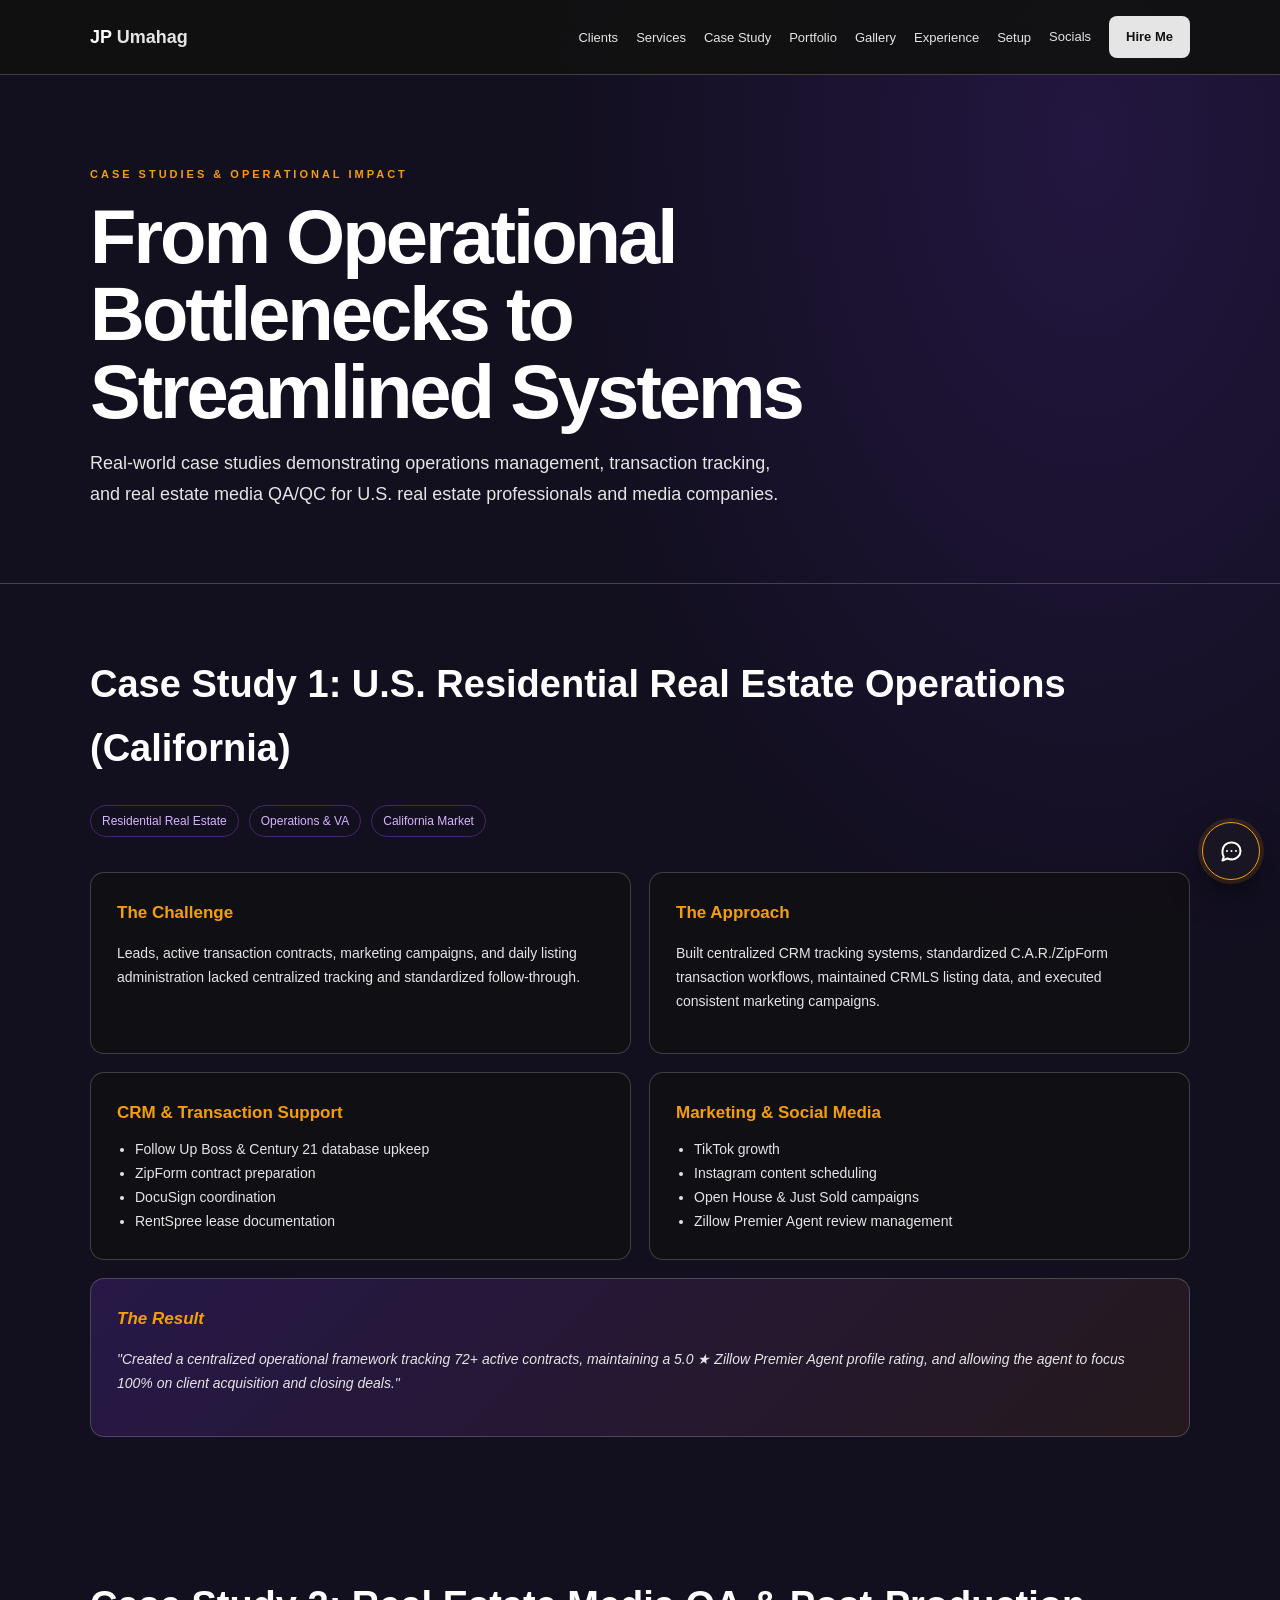
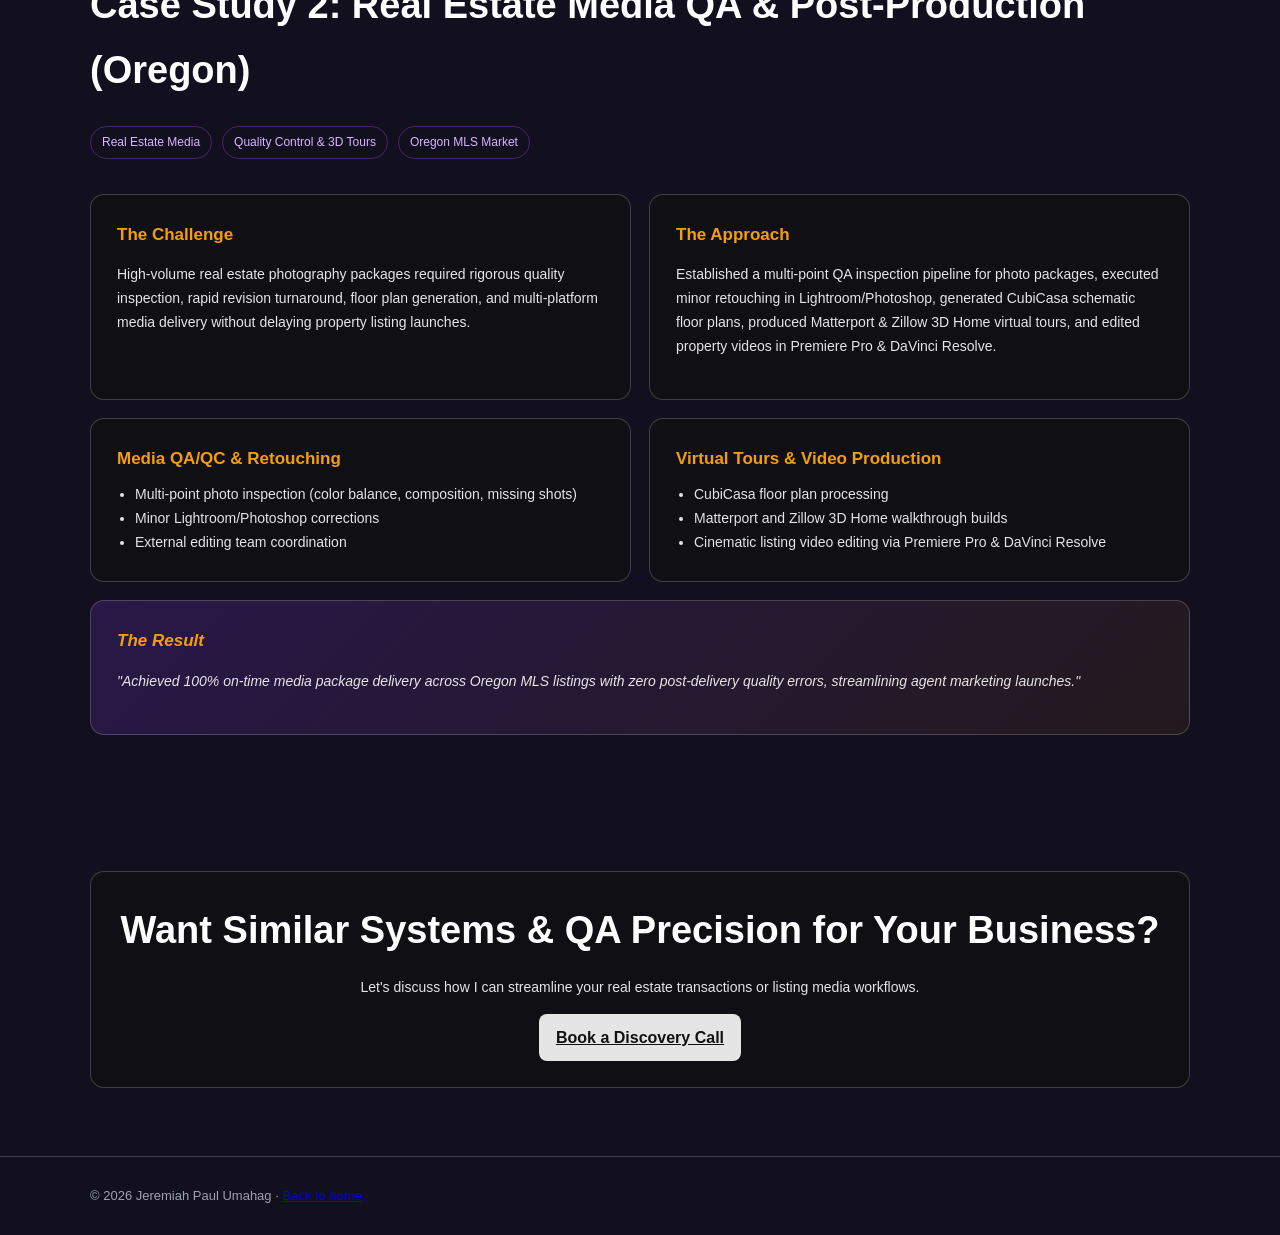
<file: case-study.html>
﻿<!DOCTYPE html>
<html lang="en">
<head>
<meta charset="UTF-8">
<meta name="viewport" content="width=device-width,initial-scale=1">
<title>Case Study | JP Umahag</title>
<link rel="stylesheet" href="chatbot.css">
<style>:root{--bg:#120f1f;--panel:rgba(17,17,17,.7);--white:#fff;--silver:#e5e5e5;--muted:#9ca3af;--gold:#f59e0b;--purple:#a855f7;--line:rgba(229,229,229,.22)}*{box-sizing:border-box}body{margin:0;background:radial-gradient(ellipse 70% 50% at 85% 5%,rgba(124,58,237,.16),transparent 60%),var(--bg);color:var(--white);font-family:Inter,Arial,sans-serif;line-height:1.7}.wrap{width:min(1100px,calc(100% - 40px));margin:auto}nav{position:sticky;top:0;z-index:5;display:flex;justify-content:space-between;align-items:center;padding:16px max(20px,calc((100% - 1100px)/2));background:rgba(17,17,17,.94);border-bottom:1px solid var(--line);backdrop-filter:blur(16px)}.logo{font-weight:700;font-size:18px;color:#fff;text-decoration:none}.logo span{color:var(--silver)}.links{display:flex;align-items:center;gap:18px;list-style:none;margin:0;padding:0}.links a,summary{color:var(--silver);font-size:13px;text-decoration:none}.links a:hover,summary:hover{color:var(--gold)}.dropdown{position:relative}.dropdown summary{cursor:pointer;list-style:none}.dropdown summary::-webkit-details-marker{display:none}.social-menu{position:absolute;right:0;top:28px;min-width:150px;padding:8px;background:#191522;border:1px solid var(--line);border-radius:8px}.social-menu a{display:block;padding:7px 10px}.button{display:inline-block;padding:10px 17px;border-radius:8px;background:var(--silver);color:#111!important;font-weight:700}.hero{padding:90px 0 55px;border-bottom:1px solid var(--line)}.eyebrow{color:var(--gold);font-size:11px;font-weight:700;letter-spacing:3px;text-transform:uppercase}.hero h1{max-width:800px;margin:14px 0;font-size:clamp(42px,7vw,76px);line-height:1.02;letter-spacing:-3px}.hero p,.intro{max-width:700px;color:var(--silver);font-size:18px}.section{padding:68px 0}.section h2{font-size:clamp(25px,4vw,38px);margin:0 0 14px}.grid{display:grid;grid-template-columns:repeat(2,1fr);gap:18px;margin-top:35px}.card{padding:26px;background:var(--panel);border:1px solid var(--line);border-radius:14px}.card h3{margin:0 0 8px;color:var(--gold);font-size:17px}.card p,.card li{color:var(--silver);font-size:14px}.card ul{padding-left:18px;margin:10px 0 0}.result{grid-column:1/-1;background:linear-gradient(135deg,rgba(124,58,237,.2),rgba(245,158,11,.08));font-style:italic}.meta{display:flex;flex-wrap:wrap;gap:10px;margin-top:24px}.meta span{color:#d8b4fe;font-size:12px;border:1px solid rgba(168,85,247,.35);border-radius:99px;padding:5px 11px}footer{padding:28px 0;color:var(--muted);border-top:1px solid var(--line);font-size:13px}@media(max-width:760px){.links{display:none}.grid{grid-template-columns:1fr}.result{grid-column:auto}.hero{padding:58px 0 38px}.hero h1{letter-spacing:-1.5px}}</style>
<style>.reveal{opacity:0;transform:translateY(24px);transition:opacity .7s cubic-bezier(.23,1,.32,1),transform .7s cubic-bezier(.23,1,.32,1)}.reveal.visible{opacity:1;transform:translateY(0)}.reveal:nth-child(2){transition-delay:.1s}.reveal:nth-child(3){transition-delay:.2s}.reveal:nth-child(4){transition-delay:.3s}.reveal:nth-child(5){transition-delay:.4s}.reveal:nth-child(6){transition-delay:.5s}.hero .eyebrow,.hero h1,.hero p,.meta{animation:pageReveal .8s cubic-bezier(.23,1,.32,1) both}.hero h1{animation-delay:.12s}.hero p{animation-delay:.22s}.meta{animation-delay:.32s}@keyframes pageReveal{from{opacity:0;transform:translateY(22px)}to{opacity:1;transform:translateY(0)}}.card,.photo{transition:opacity .7s cubic-bezier(.23,1,.32,1),transform .35s ease,border-color .3s ease,box-shadow .3s ease}.card:hover,.photo:hover{transform:translateY(-5px);border-color:var(--gold);box-shadow:0 14px 32px rgba(0,0,0,.3)}@media(prefers-reduced-motion:reduce){*,*::before,*::after{animation:none!important;transition:none!important;scroll-behavior:auto!important}.reveal{opacity:1;transform:none}}</style>
</head>
<body>
<nav>
<a class="logo" href="index.html">JP <span>Umahag</span></a>
<ul class="links">
<li><a href="clients.html">Clients</a></li>
<li><a href="services.html">Services</a></li>
<li><a href="case-study.html">Case Study</a></li>
<li><a href="portfolio.html">Portfolio</a></li>
<li><a href="gallery.html">Gallery</a></li>
<li><a href="index.html#experience">Experience</a></li>
<li><a href="index.html#setup">Setup</a></li>
<li><details class="dropdown"><summary>Socials</summary><div class="social-menu"><a href="https://www.linkedin.com/in/jpumahag/" target="_blank" rel="noopener">LinkedIn</a><a href="https://www.facebook.com/jp.iux0023" target="_blank" rel="noopener">Facebook</a><a href="https://www.instagram.com/jp.iux/" target="_blank" rel="noopener">Instagram</a><a href="https://www.onlinejobs.ph/jobseekers/info/2666370" target="_blank" rel="noopener">OnlineJobs.ph</a></div></details></li>
<li><a class="button" href="index.html#contact">Hire Me</a></li>
</ul>
</nav>
<main>
<section class="hero">
<div class="wrap">
<div class="eyebrow">CASE STUDIES & OPERATIONAL IMPACT</div>
<h1>From Operational Bottlenecks to Streamlined Systems</h1>
<p>Real-world case studies demonstrating operations management, transaction tracking, and real estate media QA/QC for U.S. real estate professionals and media companies.</p>
</div>
</section>

<section class="section">
<div class="wrap">
<h2>Case Study 1: U.S. Residential Real Estate Operations (California)</h2>
<div class="meta">
<span>Residential Real Estate</span>
<span>Operations & VA</span>
<span>California Market</span>
</div>
<div class="grid">
<article class="card">
<h3>The Challenge</h3>
<p>Leads, active transaction contracts, marketing campaigns, and daily listing administration lacked centralized tracking and standardized follow-through.</p>
</article>
<article class="card">
<h3>The Approach</h3>
<p>Built centralized CRM tracking systems, standardized C.A.R./ZipForm transaction workflows, maintained CRMLS listing data, and executed consistent marketing campaigns.</p>
</article>
<article class="card">
<h3>CRM & Transaction Support</h3>
<ul>
<li>Follow Up Boss & Century 21 database upkeep</li>
<li>ZipForm contract preparation</li>
<li>DocuSign coordination</li>
<li>RentSpree lease documentation</li>
</ul>
</article>
<article class="card">
<h3>Marketing & Social Media</h3>
<ul>
<li>TikTok growth</li>
<li>Instagram content scheduling</li>
<li>Open House & Just Sold campaigns</li>
<li>Zillow Premier Agent review management</li>
</ul>
</article>
<article class="card result">
<h3>The Result</h3>
<p>"Created a centralized operational framework tracking 72+ active contracts, maintaining a 5.0 ★ Zillow Premier Agent profile rating, and allowing the agent to focus 100% on client acquisition and closing deals."</p>
</article>
</div>
</div>
</section>

<section class="section">
<div class="wrap">
<h2>Case Study 2: Real Estate Media QA &amp; Post-Production (Oregon)</h2>
<div class="meta">
<span>Real Estate Media</span>
<span>Quality Control & 3D Tours</span>
<span>Oregon MLS Market</span>
</div>
<div class="grid">
<article class="card">
<h3>The Challenge</h3>
<p>High-volume real estate photography packages required rigorous quality inspection, rapid revision turnaround, floor plan generation, and multi-platform media delivery without delaying property listing launches.</p>
</article>
<article class="card">
<h3>The Approach</h3>
<p>Established a multi-point QA inspection pipeline for photo packages, executed minor retouching in Lightroom/Photoshop, generated CubiCasa schematic floor plans, produced Matterport & Zillow 3D Home virtual tours, and edited property videos in Premiere Pro & DaVinci Resolve.</p>
</article>
<article class="card">
<h3>Media QA/QC & Retouching</h3>
<ul>
<li>Multi-point photo inspection (color balance, composition, missing shots)</li>
<li>Minor Lightroom/Photoshop corrections</li>
<li>External editing team coordination</li>
</ul>
</article>
<article class="card">
<h3>Virtual Tours & Video Production</h3>
<ul>
<li>CubiCasa floor plan processing</li>
<li>Matterport and Zillow 3D Home walkthrough builds</li>
<li>Cinematic listing video editing via Premiere Pro & DaVinci Resolve</li>
</ul>
</article>
<article class="card result">
<h3>The Result</h3>
<p>"Achieved 100% on-time media package delivery across Oregon MLS listings with zero post-delivery quality errors, streamlining agent marketing launches."</p>
</article>
</div>
</div>
</section>

<section class="section">
<div class="wrap">
<div class="card" style="text-align: center;">
<h2>Want Similar Systems &amp; QA Precision for Your Business?</h2>
<p>Let's discuss how I can streamline your real estate transactions or listing media workflows.</p>
<a class="button" href="index.html#contact">Book a Discovery Call</a>
</div>
</div>
</section>
</main>
<footer>
<div class="wrap">
&copy; 2026 Jeremiah Paul Umahag &middot; <a href="index.html">Back to home</a>
</div>
</footer>
<script>
document.addEventListener("DOMContentLoaded",()=> {
const items=document.querySelectorAll(".section,.card,.photo,.tags");
items.forEach(item=>item.classList.add("reveal"));
const observer=new IntersectionObserver(entries=>entries.forEach(entry=>{
if(entry.isIntersecting)entry.target.classList.add("visible")
}),{threshold:.12});
items.forEach(item=>observer.observe(item))
});
</script>
<!-- AI Chatbot Widget -->
<button class="ai-chat-launcher" type="button" aria-label="Open Jeremiah's AI Assistant" aria-expanded="false">
  <svg viewBox="0 0 24 24" aria-hidden="true">
    <path d="M20 11.5a7.5 7.5 0 0 1-8 7.5 8.8 8.8 0 0 1-3.7-.8L4 20l1.1-3.4A7.4 7.4 0 0 1 4 11.5 7.5 7.5 0 0 1 12 4a7.5 7.5 0 0 1 8 7.5Z"/>
    <path d="M8 11.5h.01M12 11.5h.01M16 11.5h.01"/>
  </svg>
</button>

<section class="ai-chat-window" aria-label="Jeremiah's AI Assistant">
  <header class="ai-chat-header">
    <div>
      <div class="ai-chat-title">Jeremiah's AI Assistant</div>
      <span class="ai-chat-status">Here to help with your media needs</span>
    </div>
    <button class="ai-chat-close" type="button" aria-label="Close chat">&times;</button>
  </header>
  <div class="ai-chat-messages" role="log" aria-live="polite"></div>
  <form class="ai-chat-form">
    <input class="ai-chat-input" type="text" autocomplete="off" placeholder="Ask about services or projects..." aria-label="Message">
    <button class="ai-chat-send" type="submit">Send</button>
  </form>
</section>

<script src="chatbot.js" defer></script>
</body>
</html>
</file>
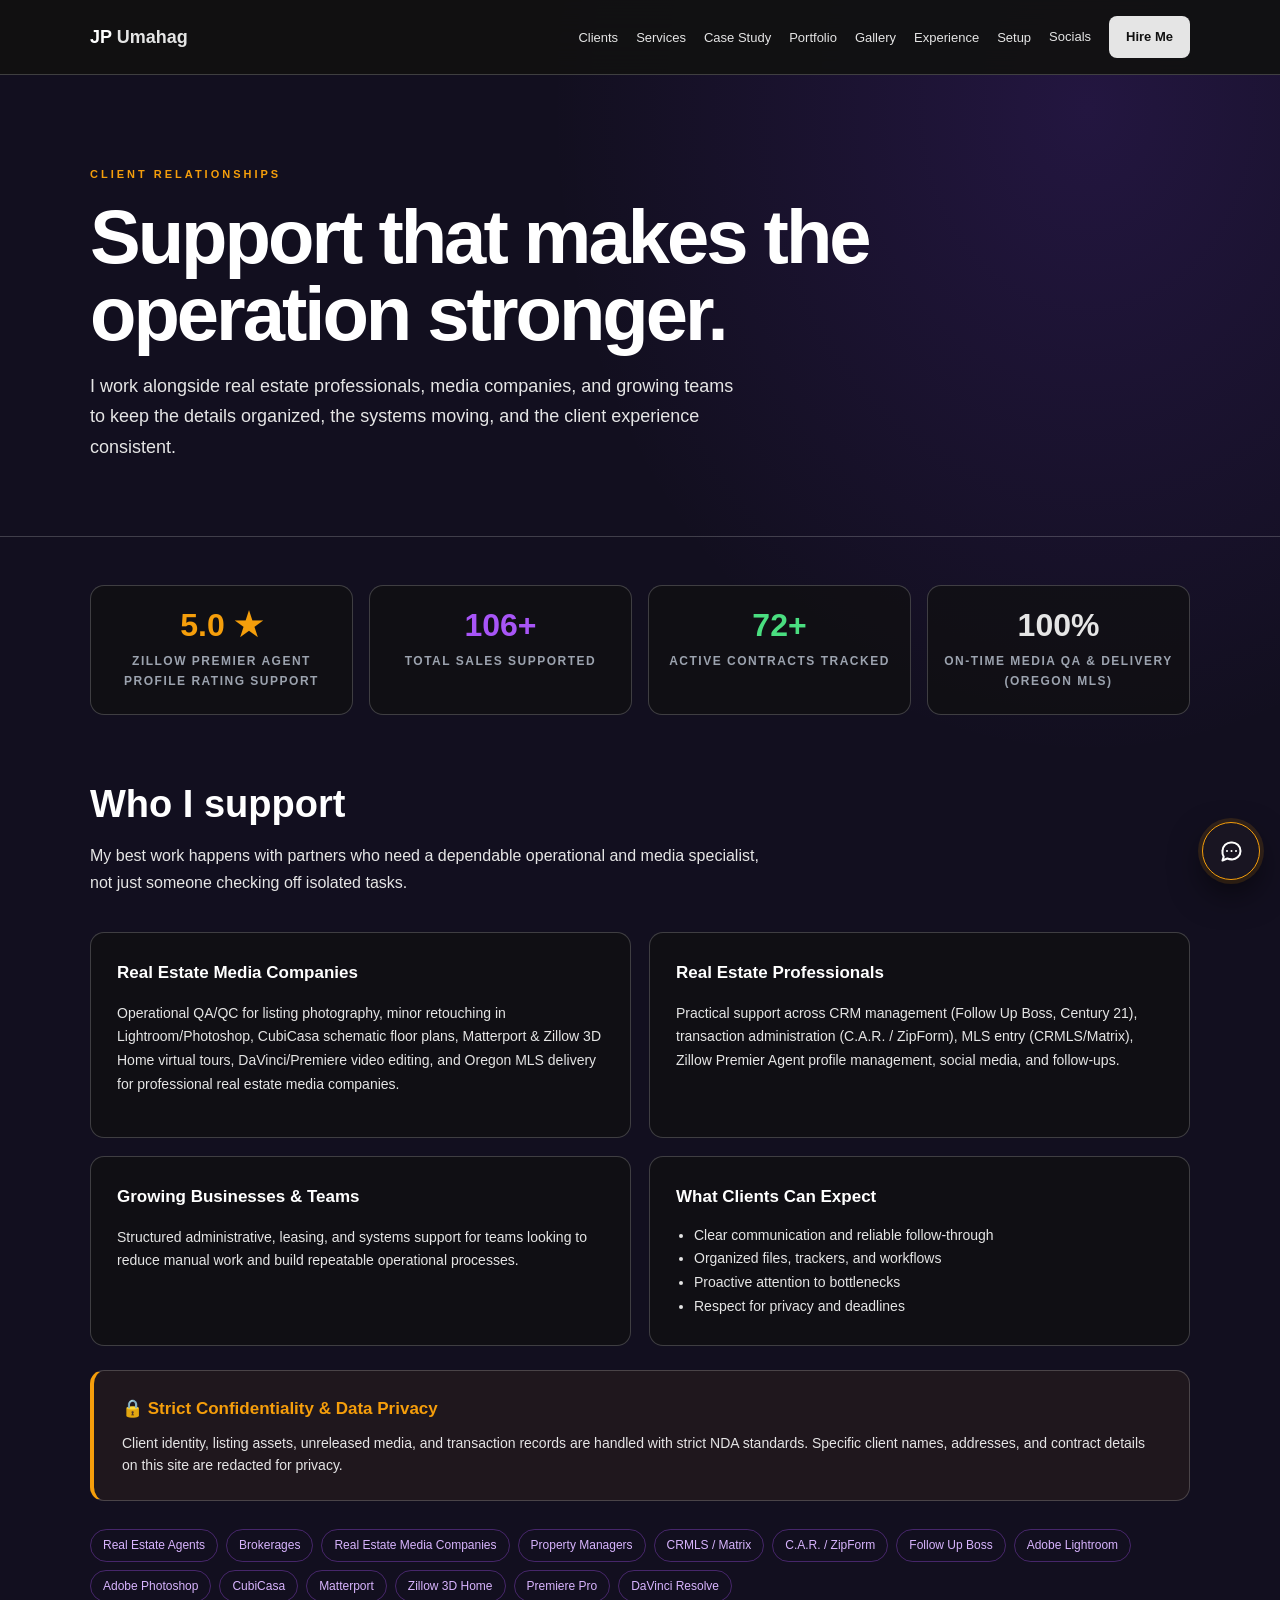
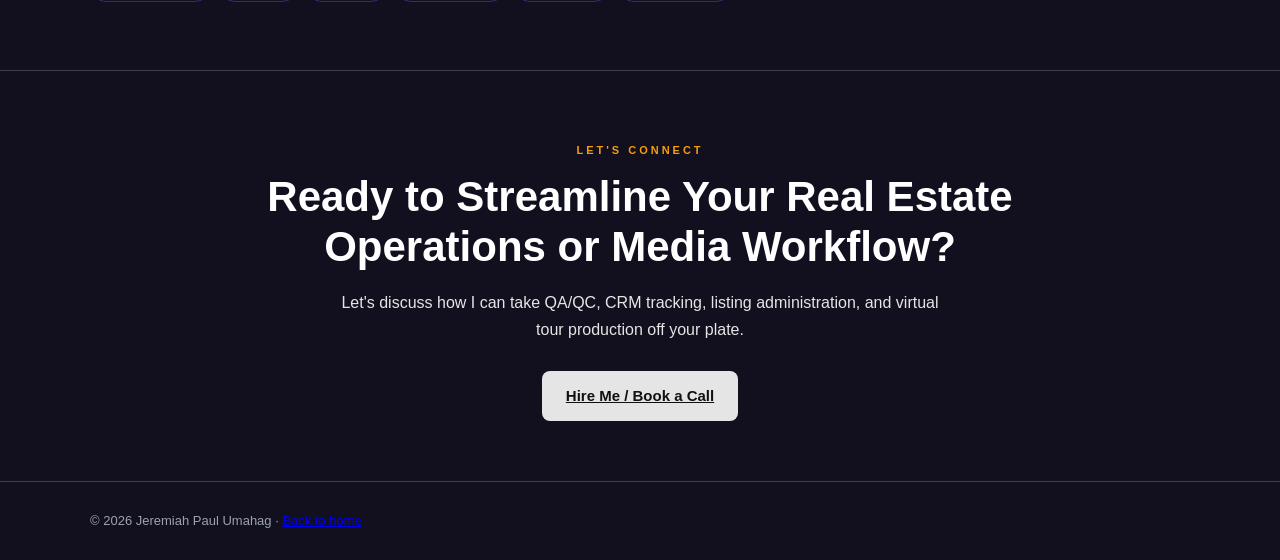
<file: clients.html>
﻿<!DOCTYPE html>
<html lang="en">
<head>
<meta charset="UTF-8"><meta name="viewport" content="width=device-width,initial-scale=1"><title>Clients | JP Umahag</title>
<style>
:root{--bg:#120f1f;--panel:rgba(17,17,17,.7);--white:#fff;--silver:#e5e5e5;--muted:#9ca3af;--gold:#f59e0b;--purple:#a855f7;--line:rgba(229,229,229,.22)}*{box-sizing:border-box}html{scroll-behavior:smooth}body{margin:0;background:radial-gradient(ellipse 70% 50% at 85% 5%,rgba(124,58,237,.16),transparent 60%),var(--bg);color:var(--white);font-family:Inter,Arial,sans-serif;line-height:1.7}.wrap{width:min(1100px,calc(100% - 40px));margin:auto}nav{position:sticky;top:0;z-index:5;display:flex;justify-content:space-between;align-items:center;gap:20px;padding:16px max(20px,calc((100% - 1100px)/2));background:rgba(17,17,17,.94);border-bottom:1px solid var(--line);backdrop-filter:blur(16px)}.logo{font-weight:700;font-size:18px;color:#fff;text-decoration:none}.logo span{color:var(--silver)}.links{display:flex;align-items:center;gap:18px;list-style:none;margin:0;padding:0}.links a{color:var(--silver);font-size:13px;text-decoration:none}.links a:hover{color:var(--gold)}.dropdown{position:relative}.dropdown summary{cursor:pointer;list-style:none;color:var(--silver);font-size:13px}.dropdown summary::-webkit-details-marker{display:none}.social-menu{position:absolute;right:0;top:28px;min-width:150px;padding:8px;background:#191522;border:1px solid var(--line);border-radius:8px;box-shadow:0 16px 35px #0008}.social-menu a{display:block;padding:7px 10px}.button{display:inline-block;padding:10px 17px;border-radius:8px;background:var(--silver);color:#111!important;font-weight:700}.hero{padding:90px 0 55px;border-bottom:1px solid var(--line)}.eyebrow{color:var(--gold);font-size:11px;font-weight:700;letter-spacing:3px;text-transform:uppercase}.hero h1{max-width:780px;margin:14px 0;font-size:clamp(42px,7vw,76px);line-height:1.02;letter-spacing:-3px}.hero p{max-width:650px;color:var(--silver);font-size:18px}.section{padding:68px 0}.section h2{font-size:clamp(25px,4vw,38px);margin:0 0 14px;line-height:1.15}.intro{max-width:680px;color:var(--silver);margin-bottom:35px}.grid{display:grid;grid-template-columns:repeat(2,1fr);gap:18px}.card{padding:26px;background:var(--panel);border:1px solid var(--line);border-radius:14px}.card h3{margin:0 0 9px;font-size:17px}.card p,.card li{color:var(--silver);font-size:14px}.card ul{margin:12px 0 0;padding-left:18px}.tags{display:flex;flex-wrap:wrap;gap:8px;margin-top:28px}.tag{padding:5px 12px;border:1px solid rgba(168,85,247,.35);border-radius:99px;color:#d8b4fe;font-size:12px}footer{padding:28px 0;color:var(--muted);border-top:1px solid var(--line);font-size:13px}@media(max-width:760px){.links{display:none}.grid{grid-template-columns:1fr}.hero{padding:58px 0 38px}.hero h1{letter-spacing:-1.5px}}
</style><style>.reveal{opacity:0;transform:translateY(24px);transition:opacity .7s cubic-bezier(.23,1,.32,1),transform .7s cubic-bezier(.23,1,.32,1)}.reveal.visible{opacity:1;transform:translateY(0)}.reveal:nth-child(2){transition-delay:.1s}.reveal:nth-child(3){transition-delay:.2s}.reveal:nth-child(4){transition-delay:.3s}.reveal:nth-child(5){transition-delay:.4s}.reveal:nth-child(6){transition-delay:.5s}.hero .eyebrow,.hero h1,.hero p,.meta{animation:pageReveal .8s cubic-bezier(.23,1,.32,1) both}.hero h1{animation-delay:.12s}.hero p{animation-delay:.22s}.meta{animation-delay:.32s}@keyframes pageReveal{from{opacity:0;transform:translateY(22px)}to{opacity:1;transform:translateY(0)}}.card,.photo{transition:opacity .7s cubic-bezier(.23,1,.32,1),transform .35s ease,border-color .3s ease,box-shadow .3s ease}.card:hover,.photo:hover{transform:translateY(-5px);border-color:var(--gold);box-shadow:0 14px 32px rgba(0,0,0,.3)}@media(prefers-reduced-motion:reduce){*,*::before,*::after{animation:none!important;transition:none!important;scroll-behavior:auto!important}.reveal{opacity:1;transform:none}}</style><link rel="stylesheet" href="chatbot.css"></head><body><nav><a class="logo" href="index.html">JP <span>Umahag</span></a><ul class="links"><li><a href="clients.html">Clients</a></li><li><a href="services.html">Services</a></li><li><a href="case-study.html">Case Study</a></li><li><a href="portfolio.html">Portfolio</a></li><li><a href="gallery.html">Gallery</a></li><li><a href="index.html#experience">Experience</a></li><li><a href="index.html#setup">Setup</a></li><li><details class="dropdown"><summary>Socials</summary><div class="social-menu"><a href="https://www.linkedin.com/in/jpumahag/" target="_blank" rel="noopener">LinkedIn</a><a href="https://www.facebook.com/jp.iux0023" target="_blank" rel="noopener">Facebook</a><a href="https://www.instagram.com/jp.iux/" target="_blank" rel="noopener">Instagram</a><a href="https://www.onlinejobs.ph/jobseekers/info/2666370" target="_blank" rel="noopener">OnlineJobs.ph</a></div></details></li><li><a class="button" href="index.html#contact">Hire Me</a></li></ul></nav><main>
<section class="hero"><div class="wrap"><div class="eyebrow">Client relationships</div><h1>Support that makes the operation stronger.</h1><p>I work alongside real estate professionals, media companies, and growing teams to keep the details organized, the systems moving, and the client experience consistent.</p></div></section>
<section class="section" style="padding:48px 0 0"><div class="wrap"><div class="grid" style="grid-template-columns:repeat(auto-fit,minmax(220px,1fr));gap:16px">
<div class="card" style="text-align:center;padding:22px 16px"><div style="font-size:32px;font-weight:700;color:var(--gold);line-height:1.1">5.0 ★</div><div style="font-size:12px;font-weight:700;letter-spacing:1.5px;text-transform:uppercase;color:var(--muted);margin-top:8px">Zillow Premier Agent Profile Rating Support</div></div>
<div class="card" style="text-align:center;padding:22px 16px"><div style="font-size:32px;font-weight:700;color:var(--purple);line-height:1.1">106+</div><div style="font-size:12px;font-weight:700;letter-spacing:1.5px;text-transform:uppercase;color:var(--muted);margin-top:8px">Total Sales Supported</div></div>
<div class="card" style="text-align:center;padding:22px 16px"><div style="font-size:32px;font-weight:700;color:#4ade80;line-height:1.1">72+</div><div style="font-size:12px;font-weight:700;letter-spacing:1.5px;text-transform:uppercase;color:var(--muted);margin-top:8px">Active Contracts Tracked</div></div>
<div class="card" style="text-align:center;padding:22px 16px"><div style="font-size:32px;font-weight:700;color:var(--silver);line-height:1.1">100%</div><div style="font-size:12px;font-weight:700;letter-spacing:1.5px;text-transform:uppercase;color:var(--muted);margin-top:8px">On-Time Media QA &amp; Delivery (Oregon MLS)</div></div>
</div></div></section>
<section class="section"><div class="wrap"><h2>Who I support</h2><p class="intro">My best work happens with partners who need a dependable operational and media specialist, not just someone checking off isolated tasks.</p><div class="grid">
<article class="card"><h3>Real Estate Media Companies</h3><p>Operational QA/QC for listing photography, minor retouching in Lightroom/Photoshop, CubiCasa schematic floor plans, Matterport &amp; Zillow 3D Home virtual tours, DaVinci/Premiere video editing, and Oregon MLS delivery for professional real estate media companies.</p></article>
<article class="card"><h3>Real Estate Professionals</h3><p>Practical support across CRM management (Follow Up Boss, Century 21), transaction administration (C.A.R. / ZipForm), MLS entry (CRMLS/Matrix), Zillow Premier Agent profile management, social media, and follow-ups.</p></article>
<article class="card"><h3>Growing Businesses &amp; Teams</h3><p>Structured administrative, leasing, and systems support for teams looking to reduce manual work and build repeatable operational processes.</p></article>
<article class="card"><h3>What Clients Can Expect</h3><ul><li>Clear communication and reliable follow-through</li><li>Organized files, trackers, and workflows</li><li>Proactive attention to bottlenecks</li><li>Respect for privacy and deadlines</li></ul></article>
</div>
<div class="card" style="margin-top:24px;border-left:4px solid var(--gold);background:rgba(245,158,11,.06);padding:24px 28px"><h3 style="margin:0 0 8px;font-size:17px;color:var(--gold)">🔒 Strict Confidentiality &amp; Data Privacy</h3><p style="margin:0;color:var(--silver);font-size:14px;line-height:1.6">Client identity, listing assets, unreleased media, and transaction records are handled with strict NDA standards. Specific client names, addresses, and contract details on this site are redacted for privacy.</p></div>
<div class="tags"><span class="tag">Real Estate Agents</span><span class="tag">Brokerages</span><span class="tag">Real Estate Media Companies</span><span class="tag">Property Managers</span><span class="tag">CRMLS / Matrix</span><span class="tag">C.A.R. / ZipForm</span><span class="tag">Follow Up Boss</span><span class="tag">Adobe Lightroom</span><span class="tag">Adobe Photoshop</span><span class="tag">CubiCasa</span><span class="tag">Matterport</span><span class="tag">Zillow 3D Home</span><span class="tag">Premiere Pro</span><span class="tag">DaVinci Resolve</span></div>
</div></section>
<section class="section" style="border-top:1px solid var(--line);text-align:center;padding:70px 0 60px"><div class="wrap" style="max-width:760px"><div class="eyebrow" style="margin-bottom:12px">Let's Connect</div><h2 style="font-size:clamp(28px,4.5vw,42px);margin:0 0 16px;line-height:1.2">Ready to Streamline Your Real Estate Operations or Media Workflow?</h2><p style="color:var(--silver);font-size:16px;margin:0 auto 28px;max-width:620px">Let's discuss how I can take QA/QC, CRM tracking, listing administration, and virtual tour production off your plate.</p><a class="button" href="index.html#contact" style="font-size:15px;padding:12px 24px">Hire Me / Book a Call</a></div></section>
</main><footer><div class="wrap">&copy; 2026 Jeremiah Paul Umahag &middot; <a href="index.html">Back to home</a></div></footer><script>document.addEventListener("DOMContentLoaded",()=>{const items=document.querySelectorAll(".section,.card,.photo,.tags");items.forEach(item=>item.classList.add("reveal"));const observer=new IntersectionObserver(entries=>entries.forEach(entry=>{if(entry.isIntersecting)entry.target.classList.add("visible")}),{threshold:.12});items.forEach(item=>observer.observe(item))});</script>
<!-- AI Chatbot Widget -->
<button class="ai-chat-launcher" type="button" aria-label="Open Jeremiah's AI Assistant" aria-expanded="false">
  <svg viewBox="0 0 24 24" aria-hidden="true">
    <path d="M20 11.5a7.5 7.5 0 0 1-8 7.5 8.8 8.8 0 0 1-3.7-.8L4 20l1.1-3.4A7.4 7.4 0 0 1 4 11.5 7.5 7.5 0 0 1 12 4a7.5 7.5 0 0 1 8 7.5Z"/>
    <path d="M8 11.5h.01M12 11.5h.01M16 11.5h.01"/>
  </svg>
</button>

<section class="ai-chat-window" aria-label="Jeremiah's AI Assistant">
  <header class="ai-chat-header">
    <div>
      <div class="ai-chat-title">Jeremiah's AI Assistant</div>
      <span class="ai-chat-status">Here to help with your media needs</span>
    </div>
    <button class="ai-chat-close" type="button" aria-label="Close chat">&times;</button>
  </header>
  <div class="ai-chat-messages" role="log" aria-live="polite"></div>
  <form class="ai-chat-form">
    <input class="ai-chat-input" type="text" autocomplete="off" placeholder="Ask about services or projects..." aria-label="Message">
    <button class="ai-chat-send" type="submit">Send</button>
  </form>
</section>

<script src="chatbot.js" defer></script>
</body></html>
</file>
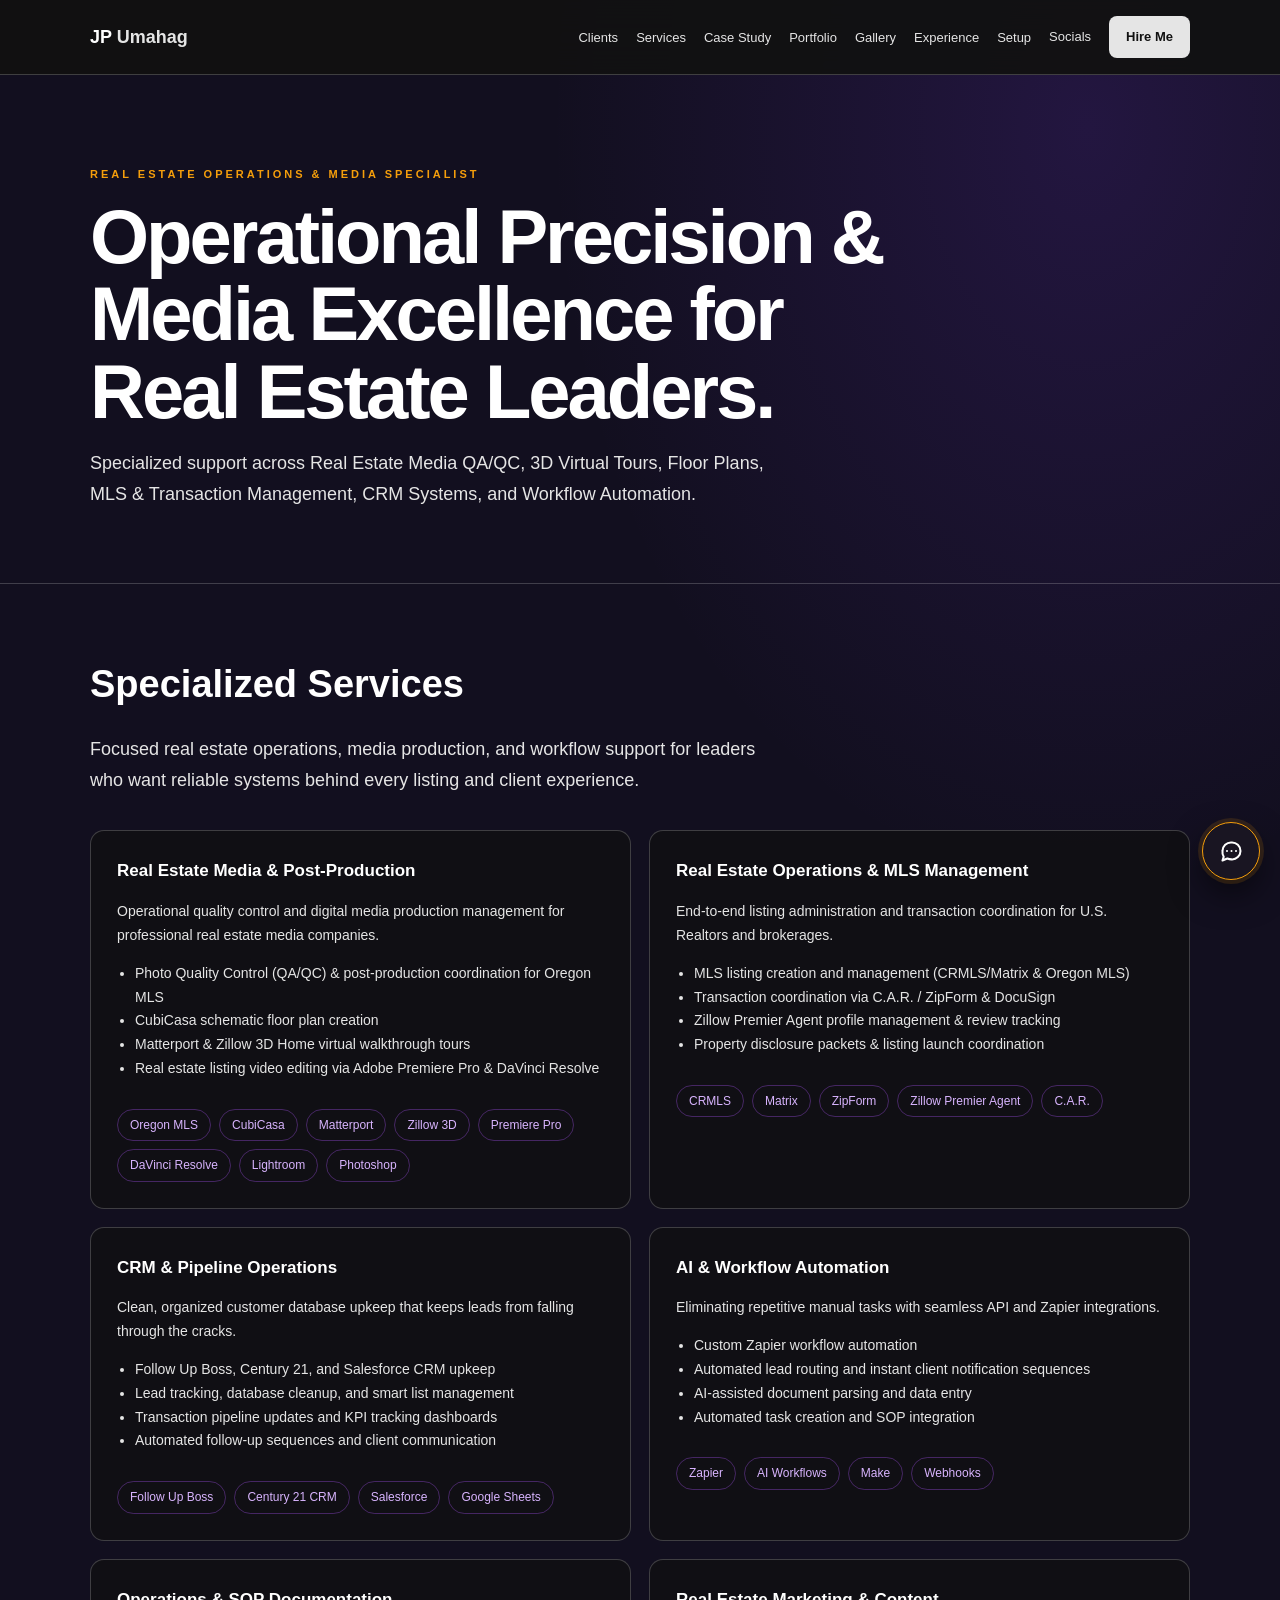
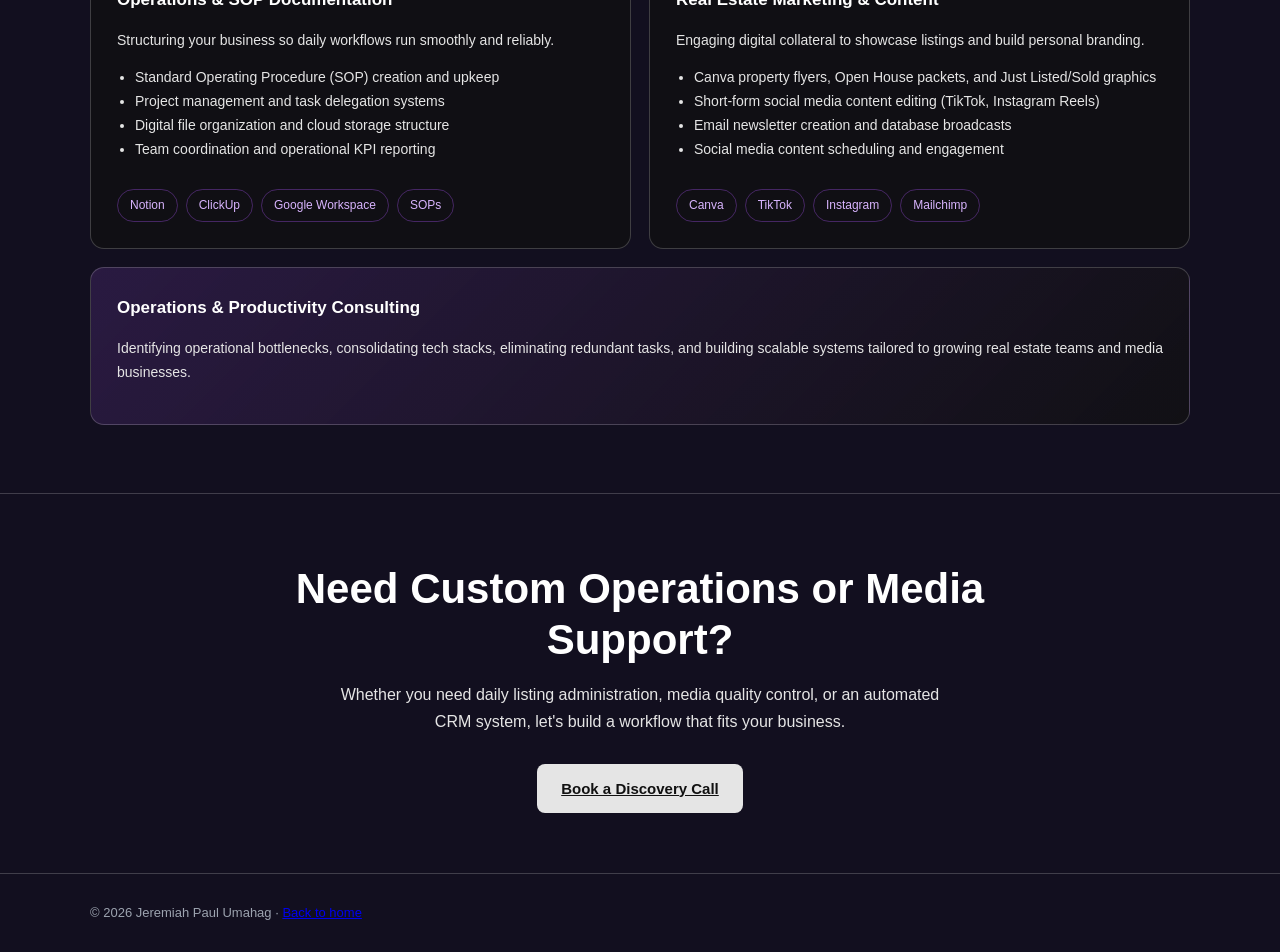
<file: services.html>
<!DOCTYPE html>
<html lang="en"><head><meta charset="UTF-8"><meta name="viewport" content="width=device-width,initial-scale=1"><title>Services | JP Umahag</title><link rel="stylesheet" href="chatbot.css"><style>:root{--bg:#120f1f;--panel:rgba(17,17,17,.7);--white:#fff;--silver:#e5e5e5;--muted:#9ca3af;--gold:#f59e0b;--purple:#a855f7;--line:rgba(229,229,229,.22)}*{box-sizing:border-box}body{margin:0;background:radial-gradient(ellipse 70% 50% at 85% 5%,rgba(124,58,237,.16),transparent 60%),var(--bg);color:var(--white);font-family:Inter,Arial,sans-serif;line-height:1.7}.wrap{width:min(1100px,calc(100% - 40px));margin:auto}nav{position:sticky;top:0;z-index:5;display:flex;justify-content:space-between;align-items:center;padding:16px max(20px,calc((100% - 1100px)/2));background:rgba(17,17,17,.94);border-bottom:1px solid var(--line);backdrop-filter:blur(16px)}.logo{font-weight:700;font-size:18px;color:#fff;text-decoration:none}.logo span{color:var(--silver)}.links{display:flex;align-items:center;gap:18px;list-style:none;margin:0;padding:0}.links a,summary{color:var(--silver);font-size:13px;text-decoration:none}.links a:hover,summary:hover{color:var(--gold)}.dropdown{position:relative}.dropdown summary{cursor:pointer;list-style:none}.dropdown summary::-webkit-details-marker{display:none}.social-menu{position:absolute;right:0;top:28px;min-width:150px;padding:8px;background:#191522;border:1px solid var(--line);border-radius:8px}.social-menu a{display:block;padding:7px 10px}.button{display:inline-block;padding:10px 17px;border-radius:8px;background:var(--silver);color:#111!important;font-weight:700}.hero{padding:90px 0 55px;border-bottom:1px solid var(--line)}.eyebrow{color:var(--gold);font-size:11px;font-weight:700;letter-spacing:3px;text-transform:uppercase}.hero h1{max-width:800px;margin:14px 0;font-size:clamp(42px,7vw,76px);line-height:1.02;letter-spacing:-3px}.hero p,.intro{max-width:700px;color:var(--silver);font-size:18px}.section{padding:68px 0}.section h2{font-size:clamp(25px,4vw,38px);margin:0 0 14px}.grid{display:grid;grid-template-columns:repeat(2,1fr);gap:18px;margin-top:35px}.card{padding:26px;background:var(--panel);border:1px solid var(--line);border-radius:14px}.card h3{margin:0 0 8px;font-size:17px}.card p,.card li{color:var(--silver);font-size:14px}.card ul{padding-left:18px;margin:10px 0 0}.wide{grid-column:1/-1;background:linear-gradient(135deg,rgba(168,85,247,.16),rgba(17,17,17,.72))}.tags{display:flex;flex-wrap:wrap;gap:8px;margin-top:28px}.tag{padding:5px 12px;border:1px solid rgba(168,85,247,.35);border-radius:99px;color:#d8b4fe;font-size:12px}footer{padding:28px 0;color:var(--muted);border-top:1px solid var(--line);font-size:13px}@media(max-width:760px){.links{display:none}.grid{grid-template-columns:1fr}.wide{grid-column:auto}.hero{padding:58px 0 38px}.hero h1{letter-spacing:-1.5px}}</style><style>.reveal{opacity:0;transform:translateY(24px);transition:opacity .7s cubic-bezier(.23,1,.32,1),transform .7s cubic-bezier(.23,1,.32,1)}.reveal.visible{opacity:1;transform:translateY(0)}.reveal:nth-child(2){transition-delay:.1s}.reveal:nth-child(3){transition-delay:.2s}.reveal:nth-child(4){transition-delay:.3s}.reveal:nth-child(5){transition-delay:.4s}.reveal:nth-child(6){transition-delay:.5s}.hero .eyebrow,.hero h1,.hero p,.meta{animation:pageReveal .8s cubic-bezier(.23,1,.32,1) both}.hero h1{animation-delay:.12s}.hero p{animation-delay:.22s}.meta{animation-delay:.32s}@keyframes pageReveal{from{opacity:0;transform:translateY(22px)}to{opacity:1;transform:translateY(0)}}.card,.photo{transition:opacity .7s cubic-bezier(.23,1,.32,1),transform .35s ease,border-color .3s ease,box-shadow .3s ease}.card:hover,.photo:hover{transform:translateY(-5px);border-color:var(--gold);box-shadow:0 14px 32px rgba(0,0,0,.3)}@media(prefers-reduced-motion:reduce){*,*::before,*::after{animation:none!important;transition:none!important;scroll-behavior:auto!important}.reveal{opacity:1;transform:none}}</style><link rel="stylesheet" href="chatbot.css"></head><body><nav><a class="logo" href="index.html">JP <span>Umahag</span></a><ul class="links"><li><a href="clients.html">Clients</a></li><li><a href="services.html">Services</a></li><li><a href="case-study.html">Case Study</a></li><li><a href="portfolio.html">Portfolio</a></li><li><a href="gallery.html">Gallery</a></li><li><a href="index.html#experience">Experience</a></li><li><a href="index.html#setup">Setup</a></li><li><details class="dropdown"><summary>Socials</summary><div class="social-menu"><a href="https://www.linkedin.com/in/jpumahag/" target="_blank" rel="noopener">LinkedIn</a><a href="https://www.facebook.com/jp.iux0023" target="_blank" rel="noopener">Facebook</a><a href="https://www.instagram.com/jp.iux/" target="_blank" rel="noopener">Instagram</a><a href="https://www.onlinejobs.ph/jobseekers/info/2666370" target="_blank" rel="noopener">OnlineJobs.ph</a></div></details></li><li><a class="button" href="index.html#contact">Hire Me</a></li></ul></nav><main><section class="hero"><div class="wrap"><div class="eyebrow">Real Estate Operations &amp; Media Specialist</div><h1>Operational Precision &amp; Media Excellence for Real Estate Leaders.</h1><p>Specialized support across Real Estate Media QA/QC, 3D Virtual Tours, Floor Plans, MLS &amp; Transaction Management, CRM Systems, and Workflow Automation.</p></div></section><section class="section"><div class="wrap"><h2>Specialized Services</h2><p class="intro">Focused real estate operations, media production, and workflow support for leaders who want reliable systems behind every listing and client experience.</p><div class="grid"><article class="card"><h3>Real Estate Media &amp; Post-Production</h3><p>Operational quality control and digital media production management for professional real estate media companies.</p><ul><li>Photo Quality Control (QA/QC) &amp; post-production coordination for Oregon MLS</li><li>CubiCasa schematic floor plan creation</li><li>Matterport &amp; Zillow 3D Home virtual walkthrough tours</li><li>Real estate listing video editing via Adobe Premiere Pro &amp; DaVinci Resolve</li></ul><div class="tags"><span class="tag">Oregon MLS</span><span class="tag">CubiCasa</span><span class="tag">Matterport</span><span class="tag">Zillow 3D</span><span class="tag">Premiere Pro</span><span class="tag">DaVinci Resolve</span><span class="tag">Lightroom</span><span class="tag">Photoshop</span></div></article><article class="card"><h3>Real Estate Operations &amp; MLS Management</h3><p>End-to-end listing administration and transaction coordination for U.S. Realtors and brokerages.</p><ul><li>MLS listing creation and management (CRMLS/Matrix &amp; Oregon MLS)</li><li>Transaction coordination via C.A.R. / ZipForm &amp; DocuSign</li><li>Zillow Premier Agent profile management &amp; review tracking</li><li>Property disclosure packets &amp; listing launch coordination</li></ul><div class="tags"><span class="tag">CRMLS</span><span class="tag">Matrix</span><span class="tag">ZipForm</span><span class="tag">Zillow Premier Agent</span><span class="tag">C.A.R.</span></div></article><article class="card"><h3>CRM &amp; Pipeline Operations</h3><p>Clean, organized customer database upkeep that keeps leads from falling through the cracks.</p><ul><li>Follow Up Boss, Century 21, and Salesforce CRM upkeep</li><li>Lead tracking, database cleanup, and smart list management</li><li>Transaction pipeline updates and KPI tracking dashboards</li><li>Automated follow-up sequences and client communication</li></ul><div class="tags"><span class="tag">Follow Up Boss</span><span class="tag">Century 21 CRM</span><span class="tag">Salesforce</span><span class="tag">Google Sheets</span></div></article><article class="card"><h3>AI &amp; Workflow Automation</h3><p>Eliminating repetitive manual tasks with seamless API and Zapier integrations.</p><ul><li>Custom Zapier workflow automation</li><li>Automated lead routing and instant client notification sequences</li><li>AI-assisted document parsing and data entry</li><li>Automated task creation and SOP integration</li></ul><div class="tags"><span class="tag">Zapier</span><span class="tag">AI Workflows</span><span class="tag">Make</span><span class="tag">Webhooks</span></div></article><article class="card"><h3>Operations &amp; SOP Documentation</h3><p>Structuring your business so daily workflows run smoothly and reliably.</p><ul><li>Standard Operating Procedure (SOP) creation and upkeep</li><li>Project management and task delegation systems</li><li>Digital file organization and cloud storage structure</li><li>Team coordination and operational KPI reporting</li></ul><div class="tags"><span class="tag">Notion</span><span class="tag">ClickUp</span><span class="tag">Google Workspace</span><span class="tag">SOPs</span></div></article><article class="card"><h3>Real Estate Marketing &amp; Content</h3><p>Engaging digital collateral to showcase listings and build personal branding.</p><ul><li>Canva property flyers, Open House packets, and Just Listed/Sold graphics</li><li>Short-form social media content editing (TikTok, Instagram Reels)</li><li>Email newsletter creation and database broadcasts</li><li>Social media content scheduling and engagement</li></ul><div class="tags"><span class="tag">Canva</span><span class="tag">TikTok</span><span class="tag">Instagram</span><span class="tag">Mailchimp</span></div></article><article class="card wide"><h3>Operations &amp; Productivity Consulting</h3><p>Identifying operational bottlenecks, consolidating tech stacks, eliminating redundant tasks, and building scalable systems tailored to growing real estate teams and media businesses.</p></article></div></div></section><section class="section" style="border-top:1px solid var(--line);text-align:center;padding:70px 0 60px"><div class="wrap" style="max-width:760px"><h2 style="font-size:clamp(28px,4.5vw,42px);margin:0 0 16px;line-height:1.2">Need Custom Operations or Media Support?</h2><p style="color:var(--silver);font-size:16px;margin:0 auto 28px;max-width:620px">Whether you need daily listing administration, media quality control, or an automated CRM system, let's build a workflow that fits your business.</p><a class="button" href="index.html#contact" style="font-size:15px;padding:12px 24px">Book a Discovery Call</a></div></section></main><footer><div class="wrap">&copy; 2026 Jeremiah Paul Umahag &middot; <a href="index.html">Back to home</a></div></footer><script>document.addEventListener("DOMContentLoaded",()=>{const items=document.querySelectorAll(".section,.card,.photo,.tags");items.forEach(item=>item.classList.add("reveal"));const observer=new IntersectionObserver(entries=>entries.forEach(entry=>{if(entry.isIntersecting)entry.target.classList.add("visible")}),{threshold:.12});items.forEach(item=>observer.observe(item))});</script><!-- AI Chatbot Widget -->
<button class="ai-chat-launcher" type="button" aria-label="Open Jeremiah's AI Assistant" aria-expanded="false">
  <svg viewBox="0 0 24 24" aria-hidden="true">
    <path d="M20 11.5a7.5 7.5 0 0 1-8 7.5 8.8 8.8 0 0 1-3.7-.8L4 20l1.1-3.4A7.4 7.4 0 0 1 4 11.5 7.5 7.5 0 0 1 12 4a7.5 7.5 0 0 1 8 7.5Z"/>
    <path d="M8 11.5h.01M12 11.5h.01M16 11.5h.01"/>
  </svg>
</button>

<section class="ai-chat-window" aria-label="Jeremiah's AI Assistant">
  <header class="ai-chat-header">
    <div>
      <div class="ai-chat-title">Jeremiah's AI Assistant</div>
      <span class="ai-chat-status">Here to help with your media needs</span>
    </div>
    <button class="ai-chat-close" type="button" aria-label="Close chat">&times;</button>
  </header>
  <div class="ai-chat-messages" role="log" aria-live="polite"></div>
  <form class="ai-chat-form">
    <input class="ai-chat-input" type="text" autocomplete="off" placeholder="Ask about services or projects..." aria-label="Message">
    <button class="ai-chat-send" type="submit">Send</button>
  </form>
</section>

<script src="chatbot.js" defer></script>
</body>
</html>
</file>
<file: chatbot.css>
.ai-chat-launcher{position:fixed;right:20px;bottom:20px;z-index:2147483647;width:58px;height:58px;border:1px solid #f59e0b;background:#191522;color:#fff;border-radius:50%;display:grid;place-items:center;cursor:pointer;pointer-events:auto;box-shadow:0 0 0 4px #f59e0b22,0 14px 32px #0008;transition:transform .25s ease,box-shadow .25s ease}.ai-chat-launcher:hover,.ai-chat-launcher:focus-visible{transform:translateY(-4px) scale(1.04);box-shadow:0 0 0 6px #f59e0b2e,0 18px 38px #000b;outline:none}.ai-chat-launcher svg{width:27px;height:27px;fill:none;stroke:currentColor;stroke-width:1.8;stroke-linecap:round;stroke-linejoin:round}.ai-chat-window{position:fixed;right:20px;bottom:92px;z-index:2147483646;width:380px;height:500px;max-height:calc(100vh - 112px);display:flex;flex-direction:column;overflow:hidden;background:#120f1f;color:#fff;border:1px solid #ffffff38;border-radius:16px;box-shadow:0 20px 60px #000b;opacity:0;visibility:hidden;pointer-events:none;transform:translateY(16px) scale(.97);transform-origin:bottom right;transition:opacity .2s ease,transform .2s ease,visibility .2s ease}.ai-chat-window.is-open{opacity:1;visibility:visible;pointer-events:auto;transform:none}.ai-chat-header{display:flex;align-items:center;justify-content:space-between;gap:12px;padding:15px 16px;background:#191522;border-bottom:1px solid #ffffff38}.ai-chat-title{font-size:15px;font-weight:700}.ai-chat-status{display:block;margin-top:2px;color:#f59e0b;font-size:11px;font-weight:400}.ai-chat-close{width:36px;height:36px;border:0;border-radius:8px;background:transparent;color:#cbd5e1;font-size:25px;line-height:1;cursor:pointer}.ai-chat-close:hover,.ai-chat-close:focus-visible{background:#ffffff14;color:#fff;outline:none}.ai-chat-messages{flex:1;min-height:0;overflow-y:auto;padding:16px;display:flex;flex-direction:column;gap:11px;scroll-behavior:smooth}.ai-chat-message{max-width:86%;padding:10px 12px;border-radius:13px;font-size:14px;line-height:1.5;overflow-wrap:anywhere}.ai-chat-message.assistant{align-self:flex-start;background:#191522;border:1px solid #ffffff1f;color:#e5e5e5;border-bottom-left-radius:4px}.ai-chat-message.user{align-self:flex-end;background:#f59e0b;color:#111;border-bottom-right-radius:4px}.ai-chat-message.typing{display:flex;gap:4px;align-items:center;padding:13px 14px}.ai-chat-message.typing span{width:6px;height:6px;background:#cbd5e1;border-radius:50%;animation:ai-chat-bounce 1s infinite ease-in-out}.ai-chat-message.typing span:nth-child(2){animation-delay:.15s}.ai-chat-message.typing span:nth-child(3){animation-delay:.3s}@keyframes ai-chat-bounce{0%,60%,100%{transform:translateY(0);opacity:.45}30%{transform:translateY(-4px);opacity:1}}.ai-chat-form{display:flex;gap:8px;padding:12px;border-top:1px solid #ffffff38;background:#11101a}.ai-chat-input{min-width:0;flex:1;height:42px;padding:0 12px;border:1px solid #ffffff38;border-radius:9px;background:#120f1f;color:#fff;font:inherit;font-size:14px}.ai-chat-input:focus{border-color:#f59e0b;outline:2px solid #f59e0b33}.ai-chat-send{min-width:72px;height:42px;padding:0 13px;border:0;border-radius:9px;background:#e5e5e5;color:#111;font-weight:700;cursor:pointer}.ai-chat-send:hover,.ai-chat-send:focus-visible{background:#f59e0b;outline:none}.ai-chat-send:disabled{cursor:wait;opacity:.55}@media(max-width:600px){.ai-chat-launcher{right:16px;bottom:16px;width:56px;height:56px}.ai-chat-window{right:16px;bottom:16px;width:calc(100vw - 32px);height:500px;max-height:80vh;border-radius:14px}.ai-chat-input,.ai-chat-send,.ai-chat-close{min-height:44px;height:44px}.ai-chat-form{padding-bottom:max(12px,env(safe-area-inset-bottom))}}@media(prefers-reduced-motion:reduce){.ai-chat-launcher,.ai-chat-window{transition:none}.ai-chat-message.typing span{animation:none}}
</file>
